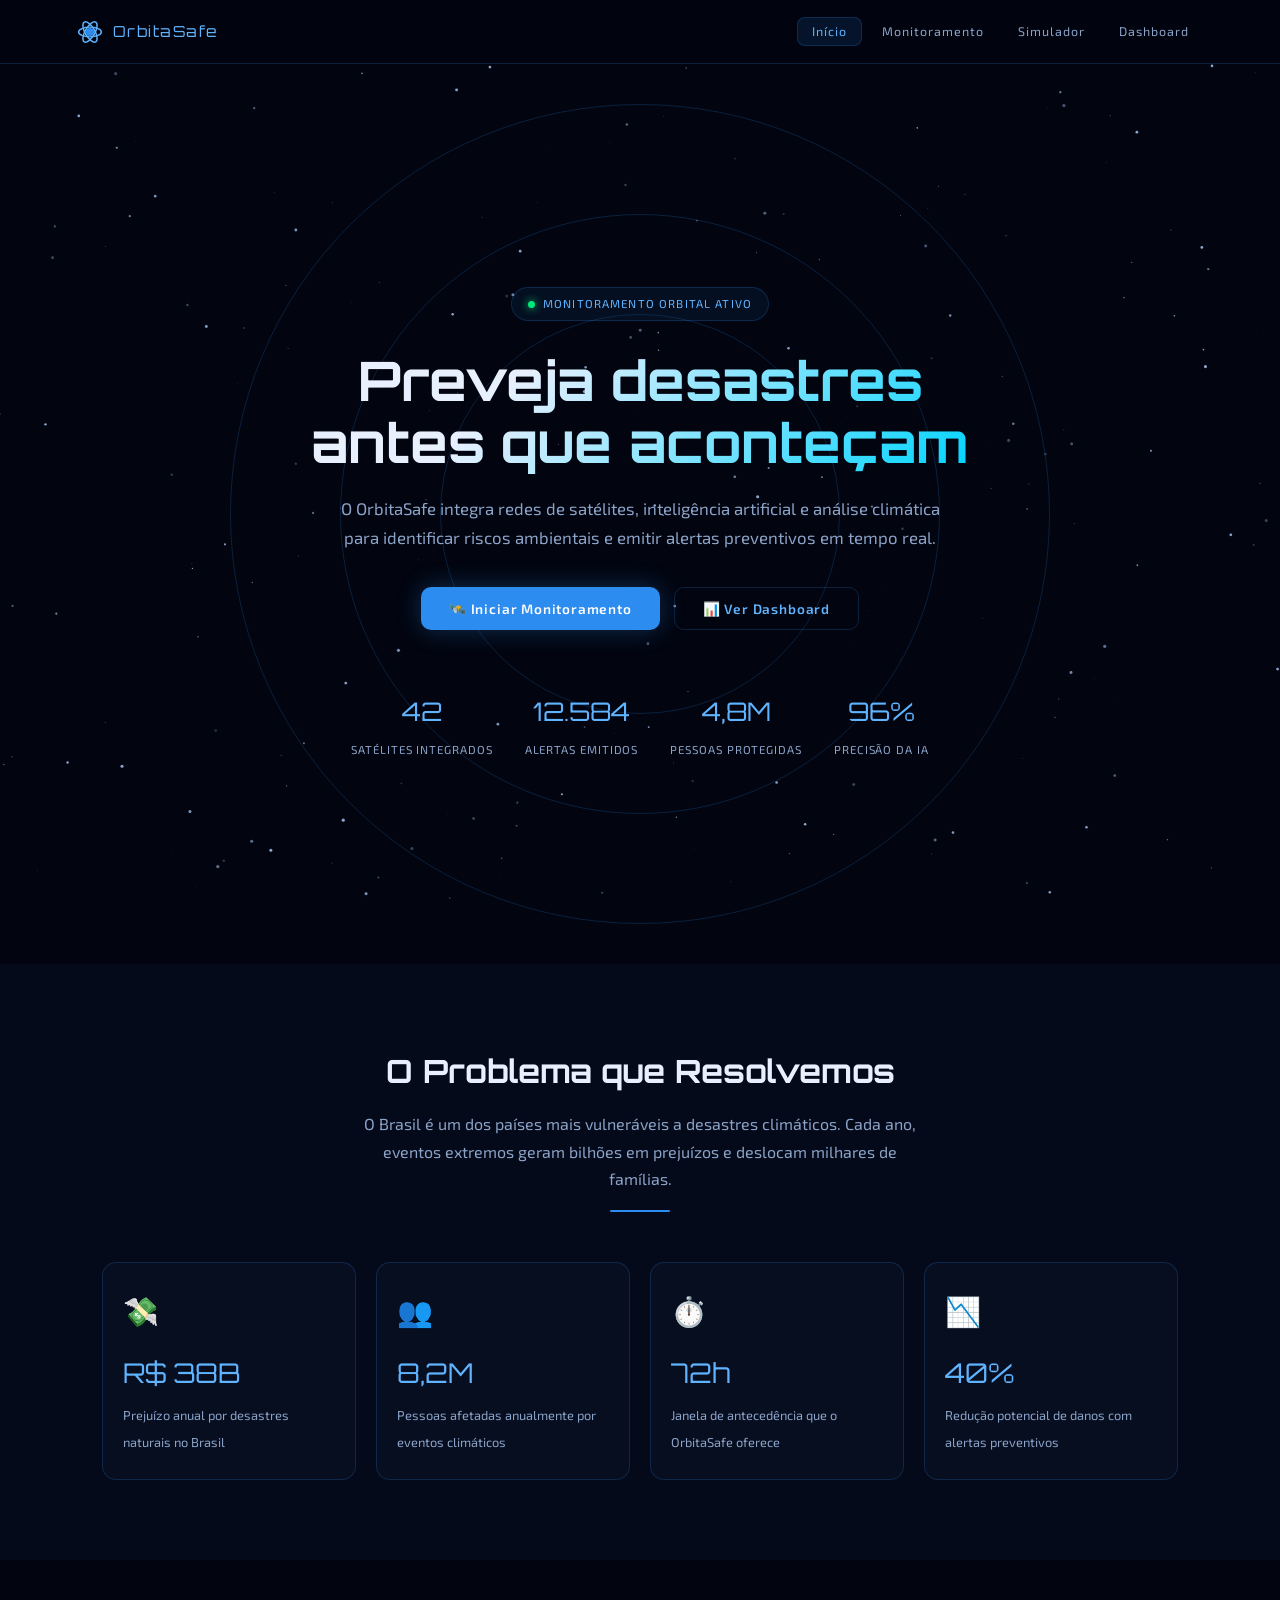
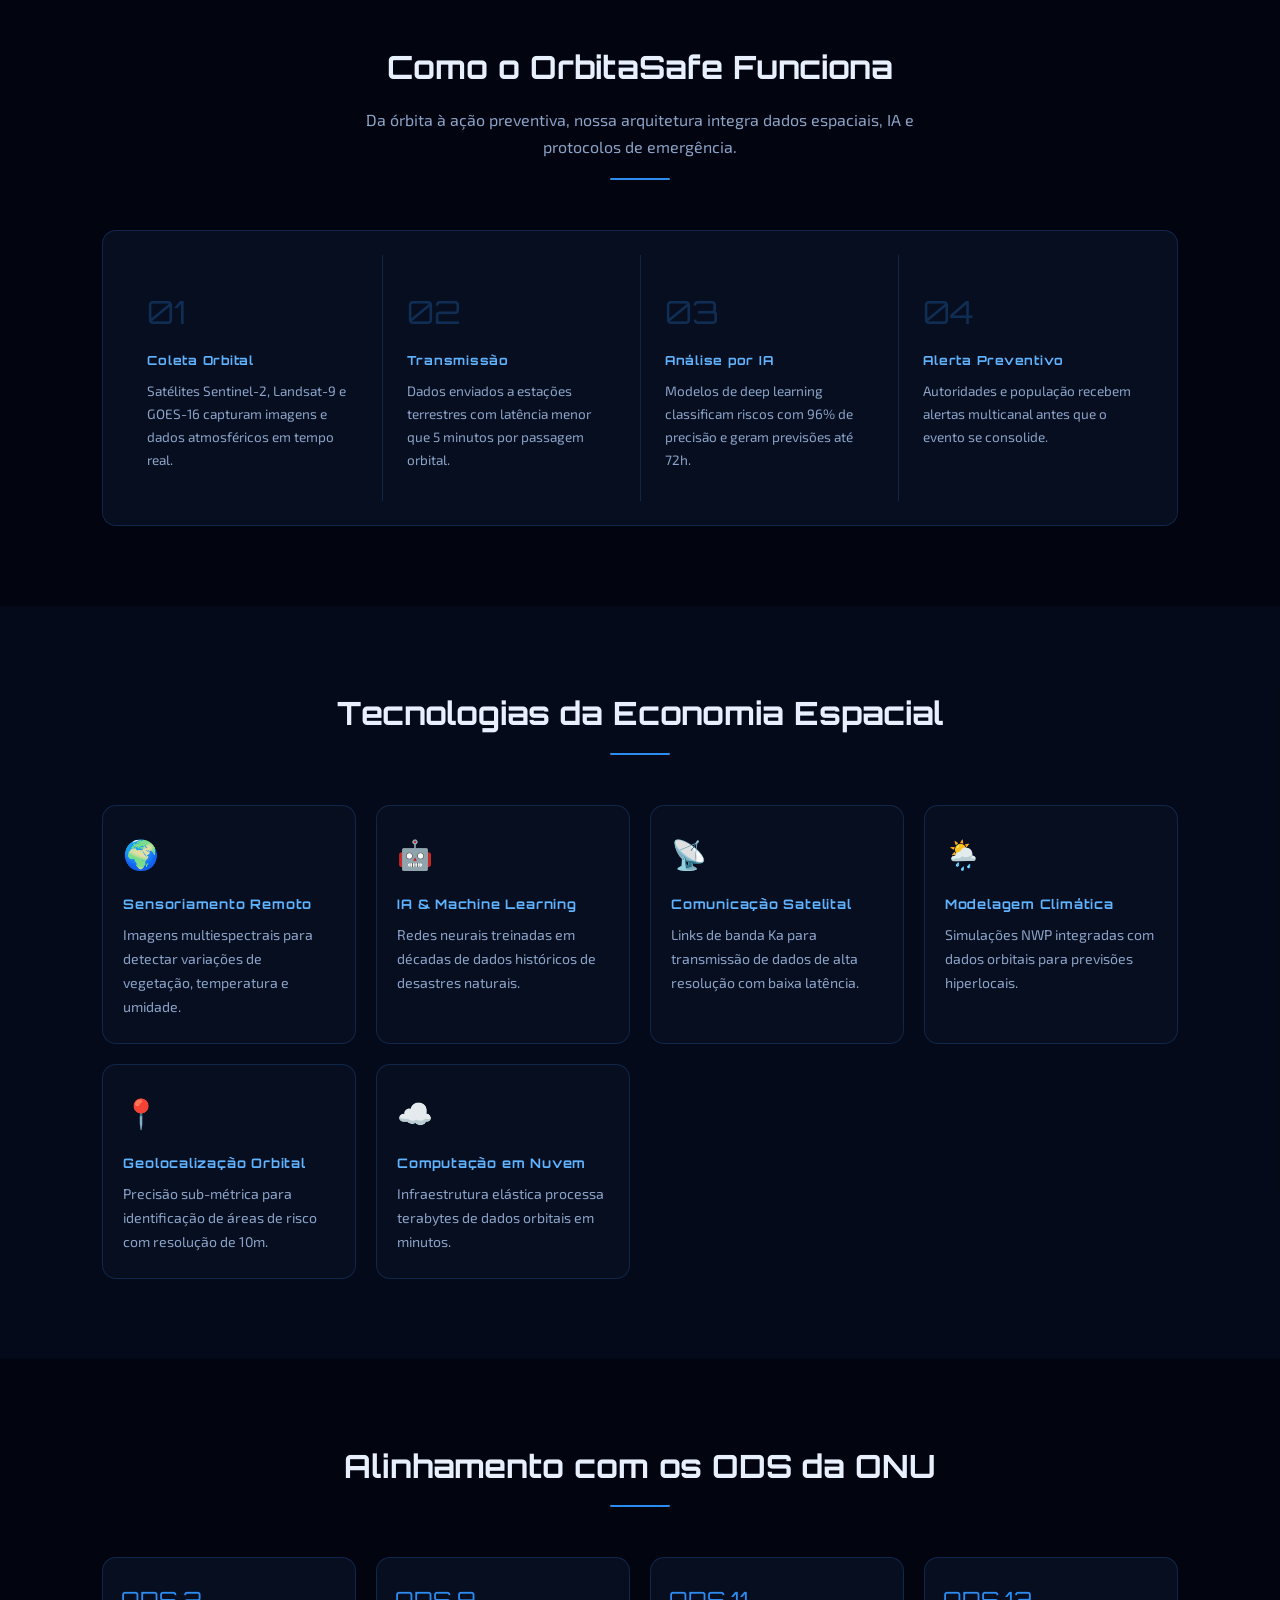
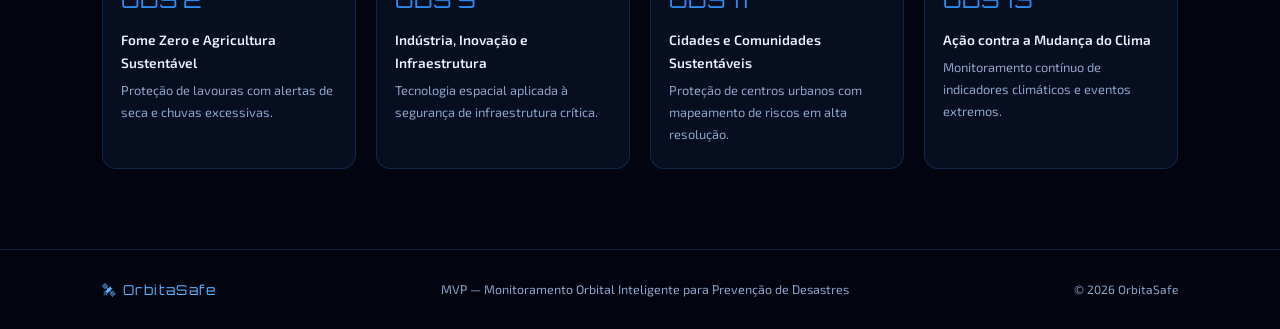
<file: index.html>
<!DOCTYPE html>
<html lang="pt-BR">
<head>
  <meta charset="UTF-8">
  <meta name="viewport" content="width=device-width, initial-scale=1.0">
  <title>OrbitaSafe | Monitoramento Orbital Inteligente</title>

  <!-- Fontes externas -->
  <link rel="preconnect" href="https://fonts.googleapis.com">
  <link rel="stylesheet" href="https://fonts.googleapis.com/css2?family=Orbitron:wght@400;600;700;900&family=Exo+2:wght@300;400;500;600&display=swap">

  <!-- Estilos da aplicação -->
  <link rel="stylesheet" href="assets/css/style.css">
</head>
<body>

  <!-- ═══════════════════════════════════════════════════════
       LOADER — Tela de carregamento inicial
  ═══════════════════════════════════════════════════════ -->
  <div id="loader">
    <span class="loader-logo">🛰 ORBITASAFE</span>
    <div class="loader-ring"></div>
    <span class="loader-sub">Inicializando sistemas orbitais…</span>
  </div>

  <!-- Canvas de fundo animado (estrelas) -->
  <canvas id="stars"></canvas>

  <!-- ═══════════════════════════════════════════════════════
       HEADER — Logotipo e navegação principal
  ═══════════════════════════════════════════════════════ -->
  <header>
    <a class="logo" href="#">
      <svg viewBox="0 0 32 32" xmlns="http://www.w3.org/2000/svg" aria-hidden="true">
        <circle cx="16" cy="16" r="5"/>
        <ellipse cx="16" cy="16" rx="14" ry="6" fill="none" stroke="currentColor" stroke-width="1.8"/>
        <ellipse cx="16" cy="16" rx="14" ry="6" fill="none" stroke="currentColor" stroke-width="1.8" transform="rotate(60 16 16)"/>
        <ellipse cx="16" cy="16" rx="14" ry="6" fill="none" stroke="currentColor" stroke-width="1.8" transform="rotate(120 16 16)"/>
      </svg>
      OrbitaSafe
    </a>
    <nav>
      <button class="active" onclick="showPage('home', this)">Início</button>
      <button onclick="showPage('monitoring', this)">Monitoramento</button>
      <button onclick="showPage('simulator', this)">Simulador</button>
      <button onclick="showPage('dashboard', this)">Dashboard</button>
    </nav>
  </header>


  <!-- ═══════════════════════════════════════════════════════
       PÁGINA: HOME
  ═══════════════════════════════════════════════════════ -->
  <div id="page-home" class="page active">

    <!-- Hero principal -->
    <section class="hero">
      <div class="hero-rings" aria-hidden="true">
        <div class="ring"></div>
        <div class="ring"></div>
        <div class="ring"></div>
      </div>
      <div class="hero-content">
        <div class="badge">
          <span class="badge-dot"></span>
          Monitoramento Orbital Ativo
        </div>
        <h1>Preveja desastres<br>antes que aconteçam</h1>
        <p>O OrbitaSafe integra redes de satélites, inteligência artificial e análise climática para identificar riscos ambientais e emitir alertas preventivos em tempo real.</p>
        <div class="btn-group">
          <button class="btn btn-primary" onclick="showPage('monitoring', document.querySelectorAll('nav button')[1])">
            🛰️ Iniciar Monitoramento
          </button>
          <button class="btn btn-secondary" onclick="showPage('dashboard', document.querySelectorAll('nav button')[3])">
            📊 Ver Dashboard
          </button>
        </div>
        <div class="stats-row">
          <div class="stat">
            <span class="stat-val" data-count="42">0</span>
            <span class="stat-label">Satélites Integrados</span>
          </div>
          <div class="stat">
            <span class="stat-val" data-count="12584">0</span>
            <span class="stat-label">Alertas Emitidos</span>
          </div>
          <div class="stat">
            <span class="stat-val" data-count="4800000">0</span>
            <span class="stat-label">Pessoas Protegidas</span>
          </div>
          <div class="stat">
            <span class="stat-val" data-count="96" data-suffix="%">0</span>
            <span class="stat-label">Precisão da IA</span>
          </div>
        </div>
      </div>
    </section>

    <!-- O Problema que Resolvemos -->
    <section class="section section--alt">
      <div class="section-header">
        <h2>O Problema que Resolvemos</h2>
        <p>O Brasil é um dos países mais vulneráveis a desastres climáticos. Cada ano, eventos extremos geram bilhões em prejuízos e deslocam milhares de famílias.</p>
        <div class="deco-line"></div>
      </div>
      <div class="grid-4">
        <div class="card">
          <span class="card-icon">💸</span>
          <span class="card-val">R$ 38B</span>
          <span class="card-desc">Prejuízo anual por desastres naturais no Brasil</span>
        </div>
        <div class="card">
          <span class="card-icon">👥</span>
          <span class="card-val">8,2M</span>
          <span class="card-desc">Pessoas afetadas anualmente por eventos climáticos</span>
        </div>
        <div class="card">
          <span class="card-icon">⏱️</span>
          <span class="card-val">72h</span>
          <span class="card-desc">Janela de antecedência que o OrbitaSafe oferece</span>
        </div>
        <div class="card">
          <span class="card-icon">📉</span>
          <span class="card-val">40%</span>
          <span class="card-desc">Redução potencial de danos com alertas preventivos</span>
        </div>
      </div>
    </section>

    <!-- Como o OrbitaSafe Funciona -->
    <section class="section">
      <div class="section-header">
        <h2>Como o OrbitaSafe Funciona</h2>
        <p>Da órbita à ação preventiva, nossa arquitetura integra dados espaciais, IA e protocolos de emergência.</p>
        <div class="deco-line"></div>
      </div>
      <div class="card steps">
        <div class="step">
          <span class="step-num">01</span>
          <h3>Coleta Orbital</h3>
          <p>Satélites Sentinel-2, Landsat-9 e GOES-16 capturam imagens e dados atmosféricos em tempo real.</p>
        </div>
        <div class="step">
          <span class="step-num">02</span>
          <h3>Transmissão</h3>
          <p>Dados enviados a estações terrestres com latência menor que 5 minutos por passagem orbital.</p>
        </div>
        <div class="step">
          <span class="step-num">03</span>
          <h3>Análise por IA</h3>
          <p>Modelos de deep learning classificam riscos com 96% de precisão e geram previsões até 72h.</p>
        </div>
        <div class="step">
          <span class="step-num">04</span>
          <h3>Alerta Preventivo</h3>
          <p>Autoridades e população recebem alertas multicanal antes que o evento se consolide.</p>
        </div>
      </div>
    </section>

    <!-- Tecnologias da Economia Espacial -->
    <section class="section section--alt">
      <div class="section-header">
        <h2>Tecnologias da Economia Espacial</h2>
        <div class="deco-line"></div>
      </div>
      <div class="grid-3">
        <div class="card">
          <span class="card-icon">🌍</span>
          <h3>Sensoriamento Remoto</h3>
          <p>Imagens multiespectrais para detectar variações de vegetação, temperatura e umidade.</p>
        </div>
        <div class="card">
          <span class="card-icon">🤖</span>
          <h3>IA & Machine Learning</h3>
          <p>Redes neurais treinadas em décadas de dados históricos de desastres naturais.</p>
        </div>
        <div class="card">
          <span class="card-icon">📡</span>
          <h3>Comunicação Satelital</h3>
          <p>Links de banda Ka para transmissão de dados de alta resolução com baixa latência.</p>
        </div>
        <div class="card">
          <span class="card-icon">🌦️</span>
          <h3>Modelagem Climática</h3>
          <p>Simulações NWP integradas com dados orbitais para previsões hiperlocais.</p>
        </div>
        <div class="card">
          <span class="card-icon">📍</span>
          <h3>Geolocalização Orbital</h3>
          <p>Precisão sub-métrica para identificação de áreas de risco com resolução de 10m.</p>
        </div>
        <div class="card">
          <span class="card-icon">☁️</span>
          <h3>Computação em Nuvem</h3>
          <p>Infraestrutura elástica processa terabytes de dados orbitais em minutos.</p>
        </div>
      </div>
    </section>

    <!-- Alinhamento com os ODS da ONU -->
    <section class="section">
      <div class="section-header">
        <h2>Alinhamento com os ODS da ONU</h2>
        <div class="deco-line"></div>
      </div>
      <div class="ods-grid">
        <div class="ods-card">
          <span class="ods-num">ODS 2</span>
          <h3>Fome Zero e Agricultura Sustentável</h3>
          <p>Proteção de lavouras com alertas de seca e chuvas excessivas.</p>
        </div>
        <div class="ods-card">
          <span class="ods-num">ODS 9</span>
          <h3>Indústria, Inovação e Infraestrutura</h3>
          <p>Tecnologia espacial aplicada à segurança de infraestrutura crítica.</p>
        </div>
        <div class="ods-card">
          <span class="ods-num">ODS 11</span>
          <h3>Cidades e Comunidades Sustentáveis</h3>
          <p>Proteção de centros urbanos com mapeamento de riscos em alta resolução.</p>
        </div>
        <div class="ods-card">
          <span class="ods-num">ODS 13</span>
          <h3>Ação contra a Mudança do Clima</h3>
          <p>Monitoramento contínuo de indicadores climáticos e eventos extremos.</p>
        </div>
      </div>
    </section>

    <footer>
      <div class="logo">🛰 OrbitaSafe</div>
      <p>MVP — Monitoramento Orbital Inteligente para Prevenção de Desastres</p>
      <p class="footer-copyright">© 2026 OrbitaSafe</p>
    </footer>

  </div><!-- /page-home -->


  <!-- ═══════════════════════════════════════════════════════
       PÁGINA: MONITORAMENTO
  ═══════════════════════════════════════════════════════ -->
  <div id="page-monitoring" class="page">
    <section class="section">
      <div class="section-header">
        <div class="badge" style="margin: 0 auto 16px; display: inline-flex;">
          <span class="badge-dot"></span> Sistema Online
        </div>
        <h2>Monitoramento em Tempo Real</h2>
        <p>Status de todos os estados brasileiros com dados de satélite e análise de IA. Clique em um estado para detalhes.</p>
        <div class="deco-line"></div>
      </div>

      <div class="monitoring-layout">
        <!-- Grade de estados -->
        <div>
          <div id="state-grid" class="state-grid"></div>
          <div id="state-detail"></div>
        </div>

        <!-- Feed de alertas ao vivo -->
        <div>
          <div class="card live-alerts-card">
            <h3>⚡ ALERTAS AO VIVO</h3>
            <div id="alert-feed" class="alert-feed"></div>
          </div>
        </div>
      </div>
    </section>
  </div><!-- /page-monitoring -->


  <!-- ═══════════════════════════════════════════════════════
       PÁGINA: SIMULADOR
  ═══════════════════════════════════════════════════════ -->
  <div id="page-simulator" class="page">
    <section class="section">
      <div class="section-header">
        <h2>Simulador de Cenários</h2>
        <p>Configure os parâmetros e veja a projeção de impacto, métricas de resposta e ações preventivas recomendadas.</p>
        <div class="deco-line"></div>
      </div>

      <div class="sim-layout">

        <!-- Formulário de parâmetros -->
        <div class="sim-form">
          <h3>⚙️ Parâmetros da Simulação</h3>

          <div class="field">
            <label for="evt-type">Tipo de Evento</label>
            <select id="evt-type">
              <option value="">— Selecione —</option>
              <option value="enchente">🌊 Enchente</option>
              <option value="seca">☀️ Seca</option>
              <option value="queimada">🔥 Queimada</option>
              <option value="deslizamento">⛰️ Deslizamento</option>
              <option value="tempestade">⚡ Tempestade Severa</option>
            </select>
          </div>

          <div class="field">
            <label for="evt-intensity">Intensidade</label>
            <select id="evt-intensity">
              <option value="">— Selecione —</option>
              <option value="baixa">Baixa</option>
              <option value="media">Média</option>
              <option value="alta">Alta</option>
              <option value="extrema">Extrema — Crítico Nacional</option>
            </select>
          </div>

          <div class="field">
            <label for="evt-pop">Escala Populacional</label>
            <select id="evt-pop">
              <option value="">— Selecione —</option>
              <option value="rural">Rural (até 50 mil hab.)</option>
              <option value="pequena">Cidade Pequena (50–200 mil)</option>
              <option value="media">Cidade Média (200–800 mil)</option>
              <option value="grande">Grande Cidade (800 mil+)</option>
              <option value="metropolitana">Metrópole (2M+)</option>
            </select>
          </div>

          <div class="field">
            <label for="evt-region">Região (opcional)</label>
            <input type="text" id="evt-region" placeholder="Ex: Manaus, Amazonas">
          </div>

          <button id="btn-simulate" class="btn-sim" disabled>🛰️ SIMULAR CENÁRIO</button>
          <button id="btn-clear-sim" class="btn-clear">Limpar</button>
        </div>

        <!-- Painel de resultados -->
        <div id="sim-result" class="result-panel">
          <div class="result-placeholder">
            <span>🛰️</span>
            <p>Configure os parâmetros e clique em <strong>Simular</strong> para ver os resultados.</p>
          </div>
        </div>

      </div>
    </section>
  </div><!-- /page-simulator -->


  <!-- ═══════════════════════════════════════════════════════
       PÁGINA: DASHBOARD
  ═══════════════════════════════════════════════════════ -->
  <div id="page-dashboard" class="page">
    <section class="section">
      <div class="section-header">
        <h2>Dashboard Estratégico</h2>
        <p id="dash-clock" style="font-family: var(--font-title); font-size: .75rem; color: var(--muted); letter-spacing: .08em;"></p>
        <div class="deco-line"></div>
      </div>

      <!-- Métricas principais -->
      <div class="metrics-row" id="dash-metrics">
        <div class="met-card">
          <span class="met-val" id="m-alertas">380</span>
          <span class="met-key">Alertas Emitidos (Dez)</span>
        </div>
        <div class="met-card">
          <span class="met-val" id="m-eventos">112</span>
          <span class="met-key">Eventos Monitorados</span>
        </div>
        <div class="met-card">
          <span class="met-val" id="m-cobertura">98%</span>
          <span class="met-key">Cobertura Orbital</span>
        </div>
        <div class="met-card">
          <span class="met-val" id="m-precisao">96%</span>
          <span class="met-key">Precisão do Modelo</span>
        </div>
        <div class="met-card">
          <span class="met-val" id="m-sats">42</span>
          <span class="met-key">Satélites Ativos</span>
        </div>
      </div>

      <!-- Gráficos -->
      <div class="charts-row">
        <div class="chart-card">
          <h3>📊 Alertas Mensais</h3>
          <canvas id="chart-alerts" height="260"></canvas>
        </div>
        <div class="chart-card">
          <h3>📈 Cobertura & Precisão (%)</h3>
          <canvas id="chart-coverage" height="260"></canvas>
        </div>
      </div>

      <!-- Tabela de situação por região -->
      <div class="table-card">
        <h3>🗺️ Situação por Região</h3>
        <table id="dash-table"></table>
      </div>

      <!-- Feed de alertas do dashboard -->
      <div class="card dash-alerts-card">
        <h3>⚡ FEED DE ALERTAS — PAINEL</h3>
        <div id="dash-alerts" class="alert-feed"></div>
      </div>

    </section>
  </div><!-- /page-dashboard -->


  <!-- Scripts da aplicação (ao final do body para performance) -->
  <script src="assets/js/script.js"></script>

</body>
</html>
</file>
<file: assets/css/style.css>
/**
 * OrbitaSafe — Estilos Principais
 * ─────────────────────────────────────────────────────────
 * Estrutura:
 *   1. Variáveis CSS (Design Tokens)
 *   2. Reset & Base
 *   3. Loader
 *   4. Canvas de Estrelas
 *   5. Header & Navegação
 *   6. Sistema de Páginas (Views)
 *   7. Hero Section
 *   8. Seções Genéricas
 *   9. Grid de Cards
 *  10. Steps (Passo a Passo)
 *  11. Feed de Alertas
 *  12. Grade de Estados (Monitoramento)
 *  13. Simulador de Cenários
 *  14. Dashboard
 *  15. Footer
 *  16. Badges ODS
 *  17. Responsivo
 * ─────────────────────────────────────────────────────────
 */
 
 
/* ═══════════════════════════════════════════════════════
   1. VARIÁVEIS CSS — Design Tokens
   ═══════════════════════════════════════════════════════ */
:root {
  /* Cores de fundo */
  --bg:         #020510;
  --bg-card:    #070e20;
  --bg-panel:   #091428;
 
  /* Paleta principal */
  --blue:       #2d8cf0;
  --blue-light: #60b4ff;
  --blue-glow:  rgba(45, 140, 240, 0.3);
  --cyan:       #00d4ff;
 
  /* Paleta de status */
  --red:        #ff3b3b;
  --yellow:     #ffb800;
  --green:      #00e87a;
 
  /* Tipografia & superfície */
  --text:       #e8f0fe;
  --muted:      #8ba3c7;
  --border:     rgba(45, 140, 240, 0.2);
  --border-h:   rgba(45, 140, 240, 0.6);
 
  /* Forma & movimento */
  --radius:     14px;
  --font-title: 'Orbitron', monospace;
  --font-body:  'Exo 2', sans-serif;
  --trans:      0.35s cubic-bezier(0.25, 0.46, 0.45, 0.94);
}
 
 
/* ═══════════════════════════════════════════════════════
   2. RESET & BASE
   ═══════════════════════════════════════════════════════ */
*, *::before, *::after {
  margin: 0;
  padding: 0;
  box-sizing: border-box;
}
 
html {
  scroll-behavior: smooth;
}
 
body {
  background: var(--bg);
  color: var(--text);
  font-family: var(--font-body);
  overflow-x: hidden;
  line-height: 1.7;
}
 
a {
  text-decoration: none;
  color: inherit;
}
 
button {
  cursor: pointer;
  font-family: var(--font-body);
  border: none;
}
 
canvas {
  display: block;
}
 
 
/* ═══════════════════════════════════════════════════════
   3. LOADER
   ═══════════════════════════════════════════════════════ */
#loader {
  position: fixed;
  inset: 0;
  background: var(--bg);
  display: flex;
  flex-direction: column;
  align-items: center;
  justify-content: center;
  z-index: 9999;
  transition: opacity 0.7s ease, visibility 0.7s ease;
}
 
#loader.hidden {
  opacity: 0;
  visibility: hidden;
}
 
.loader-logo {
  font-family: var(--font-title);
  font-size: 1.6rem;
  color: var(--blue);
  letter-spacing: 0.2em;
  margin-bottom: 28px;
}
 
.loader-ring {
  width: 60px;
  height: 60px;
  border-radius: 50%;
  border: 2px solid transparent;
  border-top-color: var(--blue);
  border-right-color: var(--cyan);
  animation: spin 1s linear infinite;
  margin-bottom: 20px;
}
 
.loader-sub {
  font-size: 0.8rem;
  color: var(--muted);
  letter-spacing: 0.12em;
  text-transform: uppercase;
}
 
@keyframes spin {
  to { transform: rotate(360deg); }
}
 
 
/* ═══════════════════════════════════════════════════════
   4. CANVAS DE ESTRELAS
   ═══════════════════════════════════════════════════════ */
#stars {
  position: fixed;
  inset: 0;
  pointer-events: none;
  z-index: 0;
}
 
 
/* ═══════════════════════════════════════════════════════
   5. HEADER & NAVEGAÇÃO
   ═══════════════════════════════════════════════════════ */
header {
  position: fixed;
  top: 0;
  left: 0;
  right: 0;
  z-index: 100;
  display: flex;
  align-items: center;
  justify-content: space-between;
  padding: 0 6%;
  height: 64px;
  background: rgba(2, 5, 16, 0.85);
  backdrop-filter: blur(14px);
  border-bottom: 1px solid var(--border);
}
 
.logo {
  font-family: var(--font-title);
  font-size: 0.95rem;
  color: var(--blue-light);
  letter-spacing: 0.1em;
  display: flex;
  align-items: center;
  gap: 10px;
}
 
.logo svg {
  width: 26px;
  height: 26px;
  fill: var(--blue);
}
 
nav {
  display: flex;
  gap: 6px;
}
 
nav button {
  background: transparent;
  padding: 6px 14px;
  border-radius: 8px;
  font-size: 0.78rem;
  letter-spacing: 0.08em;
  color: var(--muted);
  transition: color var(--trans), background var(--trans);
}
 
nav button:hover,
nav button.active {
  color: var(--blue-light);
  background: rgba(45, 140, 240, 0.12);
}
 
nav button.active {
  border: 1px solid var(--border);
}
 
 
/* ═══════════════════════════════════════════════════════
   6. SISTEMA DE PÁGINAS (Views)
   ═══════════════════════════════════════════════════════ */
.page {
  display: none;
  min-height: 100vh;
  padding-top: 64px;
  position: relative;
  z-index: 1;
}
 
.page.active {
  display: block;
}
 
 
/* ═══════════════════════════════════════════════════════
   7. HERO SECTION
   ═══════════════════════════════════════════════════════ */
.hero {
  min-height: 100vh;
  display: flex;
  align-items: center;
  justify-content: center;
  text-align: center;
  padding: 80px 8% 60px;
  position: relative;
  overflow: hidden;
}
 
/* Anéis decorativos */
.hero-rings {
  position: absolute;
  inset: 0;
  pointer-events: none;
}
 
.ring {
  position: absolute;
  border-radius: 50%;
  border: 1px solid var(--border);
  top: 50%;
  left: 50%;
  transform: translate(-50%, -50%);
  animation: pulse-ring 4s ease-in-out infinite;
}
 
.ring:nth-child(1) { width: 400px; height: 400px; animation-delay: 0s; }
.ring:nth-child(2) { width: 600px; height: 600px; animation-delay: 0.8s; }
.ring:nth-child(3) { width: 820px; height: 820px; animation-delay: 1.6s; }
 
@keyframes pulse-ring {
  0%, 100% { opacity: 0.25; }
  50%       { opacity: 0.6; }
}
 
/* Conteúdo central do hero */
.hero-content {
  position: relative;
  z-index: 2;
  max-width: 800px;
}
 
/* Badge de status */
.badge {
  display: inline-flex;
  align-items: center;
  gap: 8px;
  border: 1px solid var(--border);
  border-radius: 999px;
  padding: 6px 16px;
  font-size: 0.72rem;
  color: var(--blue-light);
  letter-spacing: 0.1em;
  text-transform: uppercase;
  margin-bottom: 28px;
  background: rgba(45, 140, 240, 0.08);
}
 
.badge-dot {
  width: 7px;
  height: 7px;
  border-radius: 50%;
  background: var(--green);
  box-shadow: 0 0 8px var(--green);
  animation: blink 1.8s ease infinite;
}
 
@keyframes blink {
  0%, 100% { opacity: 1; }
  50%       { opacity: 0.3; }
}
 
/* Título principal */
.hero h1 {
  font-family: var(--font-title);
  font-size: clamp(2rem, 5vw, 3.4rem);
  font-weight: 700;
  line-height: 1.15;
  margin-bottom: 20px;
  background: linear-gradient(135deg, var(--text) 30%, var(--cyan));
  -webkit-background-clip: text;
  -webkit-text-fill-color: transparent;
}
 
.hero p {
  font-size: 1.05rem;
  color: var(--muted);
  max-width: 600px;
  margin: 0 auto 36px;
}
 
/* Grupo de botões CTA */
.btn-group {
  display: flex;
  gap: 14px;
  justify-content: center;
  flex-wrap: wrap;
  margin-bottom: 60px;
}
 
.btn {
  padding: 12px 28px;
  border-radius: 10px;
  font-size: 0.85rem;
  font-weight: 600;
  letter-spacing: 0.06em;
  transition: all var(--trans);
  display: inline-flex;
  align-items: center;
  gap: 8px;
}
 
.btn-primary {
  background: var(--blue);
  color: #fff;
  box-shadow: 0 0 24px var(--blue-glow);
}
 
.btn-primary:hover {
  background: #3d9aff;
  box-shadow: 0 0 36px rgba(45, 140, 240, 0.55);
  transform: translateY(-2px);
}
 
.btn-secondary {
  background: transparent;
  color: var(--blue-light);
  border: 1px solid var(--border);
}
 
.btn-secondary:hover {
  border-color: var(--border-h);
  background: rgba(45, 140, 240, 0.1);
  transform: translateY(-2px);
}
 
/* Estatísticas do hero */
.stats-row {
  display: flex;
  gap: 32px;
  justify-content: center;
  flex-wrap: wrap;
}
 
.stat {
  text-align: center;
}
 
.stat-val {
  font-family: var(--font-title);
  font-size: 1.6rem;
  color: var(--blue-light);
  display: block;
}
 
.stat-label {
  font-size: 0.72rem;
  color: var(--muted);
  letter-spacing: 0.08em;
  text-transform: uppercase;
}
 
 
/* ═══════════════════════════════════════════════════════
   8. SEÇÕES GENÉRICAS
   ═══════════════════════════════════════════════════════ */
.section {
  padding: 80px 8%;
}
 
/* Variação de fundo para seções alternadas */
.section--alt {
  background: rgba(7, 14, 32, 0.6);
}
 
.section-header {
  text-align: center;
  margin-bottom: 50px;
}
 
.section-header h2 {
  font-family: var(--font-title);
  font-size: clamp(1.3rem, 3vw, 2rem);
  margin-bottom: 12px;
  color: var(--text);
}
 
.section-header p {
  color: var(--muted);
  max-width: 580px;
  margin: 0 auto 18px;
}
 
.deco-line {
  width: 60px;
  height: 2px;
  background: var(--blue);
  margin: 0 auto;
  border-radius: 2px;
}
 
 
/* ═══════════════════════════════════════════════════════
   9. GRID DE CARDS
   ═══════════════════════════════════════════════════════ */
.grid-4 { display: grid; grid-template-columns: repeat(auto-fit, minmax(200px, 1fr)); gap: 20px; }
.grid-3 { display: grid; grid-template-columns: repeat(auto-fit, minmax(240px, 1fr)); gap: 20px; }
.grid-2 { display: grid; grid-template-columns: repeat(auto-fit, minmax(300px, 1fr)); gap: 24px; }
 
.card {
  background: var(--bg-card);
  border: 1px solid var(--border);
  border-radius: var(--radius);
  padding: 24px 20px;
  transition: border-color var(--trans), box-shadow var(--trans), transform var(--trans);
}
 
.card:hover {
  border-color: var(--border-h);
  box-shadow: 0 8px 40px rgba(45, 140, 240, 0.15);
  transform: translateY(-3px);
}
 
.card-icon {
  font-size: 1.8rem;
  margin-bottom: 14px;
  display: block;
}
 
.card h3 {
  font-family: var(--font-title);
  font-size: 0.82rem;
  color: var(--blue-light);
  margin-bottom: 8px;
  letter-spacing: 0.06em;
}
 
.card p {
  font-size: 0.88rem;
  color: var(--muted);
}
 
.card-val {
  font-family: var(--font-title);
  font-size: 1.7rem;
  color: var(--blue-light);
  display: block;
  margin: 8px 0 4px;
}
 
.card-desc {
  font-size: 0.8rem;
  color: var(--muted);
}
 
 
/* ═══════════════════════════════════════════════════════
   10. STEPS — Passo a Passo
   ═══════════════════════════════════════════════════════ */
.steps {
  display: grid;
  grid-template-columns: repeat(auto-fit, minmax(200px, 1fr));
  gap: 0;
}
 
.step {
  padding: 30px 24px;
  border-left: 1px solid var(--border);
  position: relative;
}
 
.step:first-child {
  border-left: none;
}
 
.step-num {
  font-family: var(--font-title);
  font-size: 2rem;
  color: rgba(45, 140, 240, 0.25);
  margin-bottom: 10px;
  display: block;
}
 
.step h3 {
  font-family: var(--font-title);
  font-size: 0.78rem;
  color: var(--blue-light);
  margin-bottom: 8px;
  letter-spacing: 0.06em;
}
 
.step p {
  font-size: 0.85rem;
  color: var(--muted);
}
 
 
/* ═══════════════════════════════════════════════════════
   11. FEED DE ALERTAS
   ═══════════════════════════════════════════════════════ */
.alert-feed {
  display: flex;
  flex-direction: column;
  gap: 10px;
}
 
.alert-item {
  display: flex;
  align-items: center;
  gap: 14px;
  padding: 14px 18px;
  border-radius: 10px;
  font-size: 0.88rem;
  border: 1px solid transparent;
  animation: slideIn 0.4s ease;
}
 
@keyframes slideIn {
  from { opacity: 0; transform: translateX(-12px); }
  to   { opacity: 1; transform: none; }
}
 
/* Variações de cor por nível de alerta */
.alert-red    { background: rgba(255, 59, 59, 0.08);  border-color: rgba(255, 59, 59, 0.25); }
.alert-yellow { background: rgba(255, 184, 0, 0.08);  border-color: rgba(255, 184, 0, 0.25); }
.alert-green  { background: rgba(0, 232, 122, 0.08);  border-color: rgba(0, 232, 122, 0.25); }
 
.alert-time {
  margin-left: auto;
  font-size: 0.75rem;
  color: var(--muted);
  white-space: nowrap;
}
 
 
/* ═══════════════════════════════════════════════════════
   12. GRADE DE ESTADOS — Monitoramento
   ═══════════════════════════════════════════════════════ */
.state-grid {
  display: grid;
  grid-template-columns: repeat(auto-fill, minmax(150px, 1fr));
  gap: 12px;
}
 
.state-card {
  background: var(--bg-card);
  border: 1px solid var(--border);
  border-radius: 10px;
  padding: 16px 14px;
  cursor: pointer;
  transition: all var(--trans);
}
 
.state-card:hover          { border-color: var(--border-h); transform: translateY(-2px); }
.state-card.risk-high      { border-color: rgba(255, 59, 59, 0.4); }
.state-card.risk-mid       { border-color: rgba(255, 184, 0, 0.4); }
.state-card.risk-low       { border-color: rgba(0, 232, 122, 0.4); }
 
.state-name {
  font-family: var(--font-title);
  font-size: 0.7rem;
  color: var(--text);
  margin-bottom: 8px;
  display: block;
}
 
/* Badges de status (estado e dashboard) */
.state-badge {
  display: inline-flex;
  align-items: center;
  gap: 5px;
  padding: 3px 9px;
  border-radius: 999px;
  font-size: 0.65rem;
  font-family: var(--font-title);
}
 
.badge-red    { background: rgba(255, 59, 59, 0.15);  color: var(--red); }
.badge-yellow { background: rgba(255, 184, 0, 0.15);  color: var(--yellow); }
.badge-green  { background: rgba(0, 232, 122, 0.15);  color: var(--green); }
 
.dot-badge {
  width: 5px;
  height: 5px;
  border-radius: 50%;
  background: currentColor;
}
 
/* Painel de detalhes do estado */
#state-detail {
  margin-top: 24px;
  background: var(--bg-card);
  border: 1px solid var(--border);
  border-radius: var(--radius);
  padding: 24px;
  display: none;
}
 
#state-detail.open {
  display: block;
  animation: fadeIn 0.3s ease;
}
 
@keyframes fadeIn {
  from { opacity: 0; }
  to   { opacity: 1; }
}
 
#state-detail h3 {
  font-family: var(--font-title);
  font-size: 0.9rem;
  color: var(--blue-light);
  margin-bottom: 16px;
}
 
.detail-grid {
  display: grid;
  grid-template-columns: repeat(auto-fit, minmax(140px, 1fr));
  gap: 16px;
}
 
.detail-item {
  text-align: center;
}
 
.detail-val {
  font-family: var(--font-title);
  font-size: 1.3rem;
  color: var(--text);
  display: block;
}
 
.detail-key {
  font-size: 0.72rem;
  color: var(--muted);
  text-transform: uppercase;
  letter-spacing: 0.07em;
}
 
/* Layout grid da página de monitoramento */
.monitoring-layout {
  display: grid;
  grid-template-columns: 1fr 340px;
  gap: 28px;
  align-items: start;
}
 
/* Card de alertas ao vivo */
.live-alerts-card {
  padding: 20px;
}
 
.live-alerts-card h3 {
  font-family: var(--font-title);
  font-size: 0.72rem;
  color: var(--blue-light);
  letter-spacing: 0.08em;
  margin-bottom: 16px;
}
 
 
/* ═══════════════════════════════════════════════════════
   13. SIMULADOR DE CENÁRIOS
   ═══════════════════════════════════════════════════════ */
.sim-layout {
  display: grid;
  grid-template-columns: 1fr 1.5fr;
  gap: 28px;
  align-items: start;
}
 
/* Formulário de parâmetros */
.sim-form {
  background: var(--bg-card);
  border: 1px solid var(--border);
  border-radius: var(--radius);
  padding: 28px;
}
 
.sim-form h3 {
  font-family: var(--font-title);
  font-size: 0.8rem;
  color: var(--blue-light);
  margin-bottom: 24px;
  letter-spacing: 0.08em;
}
 
.field {
  margin-bottom: 20px;
}
 
.field label {
  display: block;
  font-size: 0.75rem;
  color: var(--muted);
  letter-spacing: 0.08em;
  text-transform: uppercase;
  margin-bottom: 8px;
}
 
.field select,
.field input {
  width: 100%;
  padding: 10px 14px;
  background: var(--bg-panel);
  border: 1px solid var(--border);
  border-radius: 8px;
  color: var(--text);
  font-family: var(--font-body);
  font-size: 0.9rem;
  transition: border-color var(--trans);
  outline: none;
}
 
.field select:focus,
.field input:focus {
  border-color: var(--blue);
}
 
.field select option {
  background: var(--bg-panel);
}
 
/* Botão principal de simulação */
.btn-sim {
  width: 100%;
  padding: 13px;
  background: var(--blue);
  color: #fff;
  border-radius: 10px;
  font-family: var(--font-title);
  font-size: 0.78rem;
  letter-spacing: 0.1em;
  transition: all var(--trans);
  box-shadow: 0 0 20px var(--blue-glow);
}
 
.btn-sim:hover                { background: #3d9aff; transform: translateY(-2px); }
.btn-sim:disabled             { opacity: 0.4; cursor: not-allowed; transform: none; }
 
/* Botão de limpar */
.btn-clear {
  width: 100%;
  padding: 11px;
  background: transparent;
  color: var(--muted);
  border-radius: 10px;
  border: 1px solid var(--border);
  margin-top: 10px;
  font-size: 0.8rem;
  transition: all var(--trans);
}
 
.btn-clear:hover {
  border-color: var(--border-h);
  color: var(--text);
}
 
/* Painel de resultados */
.result-panel {
  background: var(--bg-card);
  border: 1px solid var(--border);
  border-radius: var(--radius);
  padding: 28px;
  min-height: 200px;
}
 
.result-placeholder {
  text-align: center;
  padding: 50px 20px;
  color: var(--muted);
}
 
.result-placeholder span {
  font-size: 2.5rem;
  display: block;
  margin-bottom: 12px;
}
 
.result-title {
  font-family: var(--font-title);
  font-size: 0.9rem;
  color: var(--blue-light);
  margin-bottom: 20px;
  display: flex;
  align-items: center;
  gap: 10px;
}
 
.result-metrics {
  display: grid;
  grid-template-columns: repeat(2, 1fr);
  gap: 14px;
  margin-bottom: 20px;
}
 
.res-item {
  background: var(--bg-panel);
  border-radius: 8px;
  padding: 14px;
  text-align: center;
}
 
.res-val {
  font-family: var(--font-title);
  font-size: 1.1rem;
  color: var(--blue-light);
  display: block;
  margin-bottom: 4px;
}
 
.res-key {
  font-size: 0.68rem;
  color: var(--muted);
  text-transform: uppercase;
  letter-spacing: 0.06em;
}
 
/* Barras de progresso do resultado */
.bar-wrap {
  margin-bottom: 14px;
}
 
.bar-label {
  display: flex;
  justify-content: space-between;
  font-size: 0.78rem;
  color: var(--muted);
  margin-bottom: 6px;
}
 
.bar-track {
  height: 6px;
  background: rgba(255, 255, 255, 0.1);
  border-radius: 3px;
  overflow: hidden;
}
 
.bar-fill {
  height: 100%;
  border-radius: 3px;
  transition: width 1s ease;
  background: linear-gradient(90deg, var(--blue), var(--cyan));
}
 
/* Ações preventivas recomendadas */
.result-actions {
  background: rgba(255, 59, 59, 0.06);
  border: 1px solid rgba(255, 59, 59, 0.2);
  border-radius: 10px;
  padding: 18px;
  margin-top: 18px;
}
 
.result-actions h4 {
  font-family: var(--font-title);
  font-size: 0.72rem;
  color: var(--red);
  margin-bottom: 12px;
  letter-spacing: 0.06em;
}
 
.result-actions ol {
  padding-left: 18px;
}
 
.result-actions li {
  font-size: 0.85rem;
  color: var(--text);
  margin-bottom: 6px;
}
 
/* Nota de rodapé da simulação */
.result-footnote {
  font-size: 0.75rem;
  color: var(--muted);
  margin-top: 16px;
  padding: 12px;
  background: rgba(45, 140, 240, 0.06);
  border-radius: 8px;
  border: 1px solid var(--border);
}
 
 
/* ═══════════════════════════════════════════════════════
   14. DASHBOARD ESTRATÉGICO
   ═══════════════════════════════════════════════════════ */
 
/* Métricas principais */
.metrics-row {
  display: grid;
  grid-template-columns: repeat(auto-fit, minmax(160px, 1fr));
  gap: 16px;
  margin-bottom: 32px;
}
 
.met-card {
  background: var(--bg-card);
  border: 1px solid var(--border);
  border-radius: var(--radius);
  padding: 22px 18px;
  text-align: center;
}
 
.met-val {
  font-family: var(--font-title);
  font-size: 1.6rem;
  color: var(--blue-light);
  display: block;
  margin-bottom: 6px;
}
 
.met-key {
  font-size: 0.68rem;
  color: var(--muted);
  text-transform: uppercase;
  letter-spacing: 0.08em;
}
 
/* Linha de gráficos */
.charts-row {
  display: grid;
  grid-template-columns: 1fr 1fr;
  gap: 24px;
  margin-bottom: 32px;
}
 
.chart-card {
  background: var(--bg-card);
  border: 1px solid var(--border);
  border-radius: var(--radius);
  padding: 24px;
}
 
.chart-card h3 {
  font-family: var(--font-title);
  font-size: 0.72rem;
  color: var(--blue-light);
  margin-bottom: 20px;
  letter-spacing: 0.08em;
  text-transform: uppercase;
}
 
.chart-card canvas {
  width: 100% !important;
}
 
/* Tabela de regiões */
.table-card {
  background: var(--bg-card);
  border: 1px solid var(--border);
  border-radius: var(--radius);
  overflow: hidden;
  margin-bottom: 32px;
}
 
.table-card h3 {
  font-family: var(--font-title);
  font-size: 0.72rem;
  color: var(--blue-light);
  padding: 18px 22px;
  border-bottom: 1px solid var(--border);
  letter-spacing: 0.08em;
}
 
table {
  width: 100%;
  border-collapse: collapse;
}
 
th {
  text-align: left;
  padding: 10px 20px;
  font-family: var(--font-title);
  font-size: 0.62rem;
  color: var(--muted);
  letter-spacing: 0.1em;
  text-transform: uppercase;
  border-bottom: 1px solid var(--border);
}
 
td {
  padding: 13px 20px;
  font-size: 0.88rem;
  border-bottom: 1px solid rgba(45, 140, 240, 0.08);
}
 
tr:last-child td {
  border-bottom: none;
}
 
/* Barra de progresso na tabela */
.progress-cell {
  display: flex;
  align-items: center;
  gap: 12px;
}
 
.prog-bar {
  flex: 1;
  height: 5px;
  background: rgba(255, 255, 255, 0.08);
  border-radius: 3px;
  overflow: hidden;
}
 
.prog-fill {
  height: 100%;
  border-radius: 3px;
  background: linear-gradient(90deg, var(--blue), var(--cyan));
}
 
/* Card de alertas do dashboard */
.dash-alerts-card {
  padding: 22px;
}
 
.dash-alerts-card h3 {
  font-family: var(--font-title);
  font-size: 0.72rem;
  color: var(--blue-light);
  letter-spacing: 0.08em;
  margin-bottom: 16px;
}
 
 
/* ═══════════════════════════════════════════════════════
   15. FOOTER
   ═══════════════════════════════════════════════════════ */
footer {
  border-top: 1px solid var(--border);
  padding: 28px 8%;
  display: flex;
  align-items: center;
  justify-content: space-between;
  flex-wrap: wrap;
  gap: 12px;
}
 
footer .logo {
  font-size: 0.85rem;
}
 
footer p {
  font-size: 0.78rem;
  color: var(--muted);
}
 
.footer-copyright {
  font-size: 0.75rem;
  color: var(--muted);
}
 
 
/* ═══════════════════════════════════════════════════════
   16. BADGES ODS (Objetivos de Desenvolvimento Sustentável)
   ═══════════════════════════════════════════════════════ */
.ods-grid {
  display: grid;
  grid-template-columns: repeat(auto-fit, minmax(200px, 1fr));
  gap: 20px;
}
 
.ods-card {
  background: var(--bg-card);
  border: 1px solid var(--border);
  border-radius: var(--radius);
  padding: 22px 18px;
}
 
.ods-num {
  font-family: var(--font-title);
  font-size: 1.4rem;
  color: var(--blue);
  margin-bottom: 10px;
  display: block;
}
 
.ods-card h3 {
  font-size: 0.85rem;
  font-weight: 600;
  color: var(--text);
  margin-bottom: 6px;
}
 
.ods-card p {
  font-size: 0.8rem;
  color: var(--muted);
}
 
 
/* ═══════════════════════════════════════════════════════
   17. RESPONSIVO
   ═══════════════════════════════════════════════════════ */
@media (max-width: 768px) {
  .sim-layout         { grid-template-columns: 1fr; }
  .charts-row         { grid-template-columns: 1fr; }
  .monitoring-layout  { grid-template-columns: 1fr; }
}
 
@media (max-width: 600px) {
  header          { padding: 0 4%; }
  nav button      { padding: 5px 10px; font-size: 0.7rem; }
  .hero           { padding: 70px 5% 50px; }
  .section        { padding: 60px 5%; }
}
</file>
